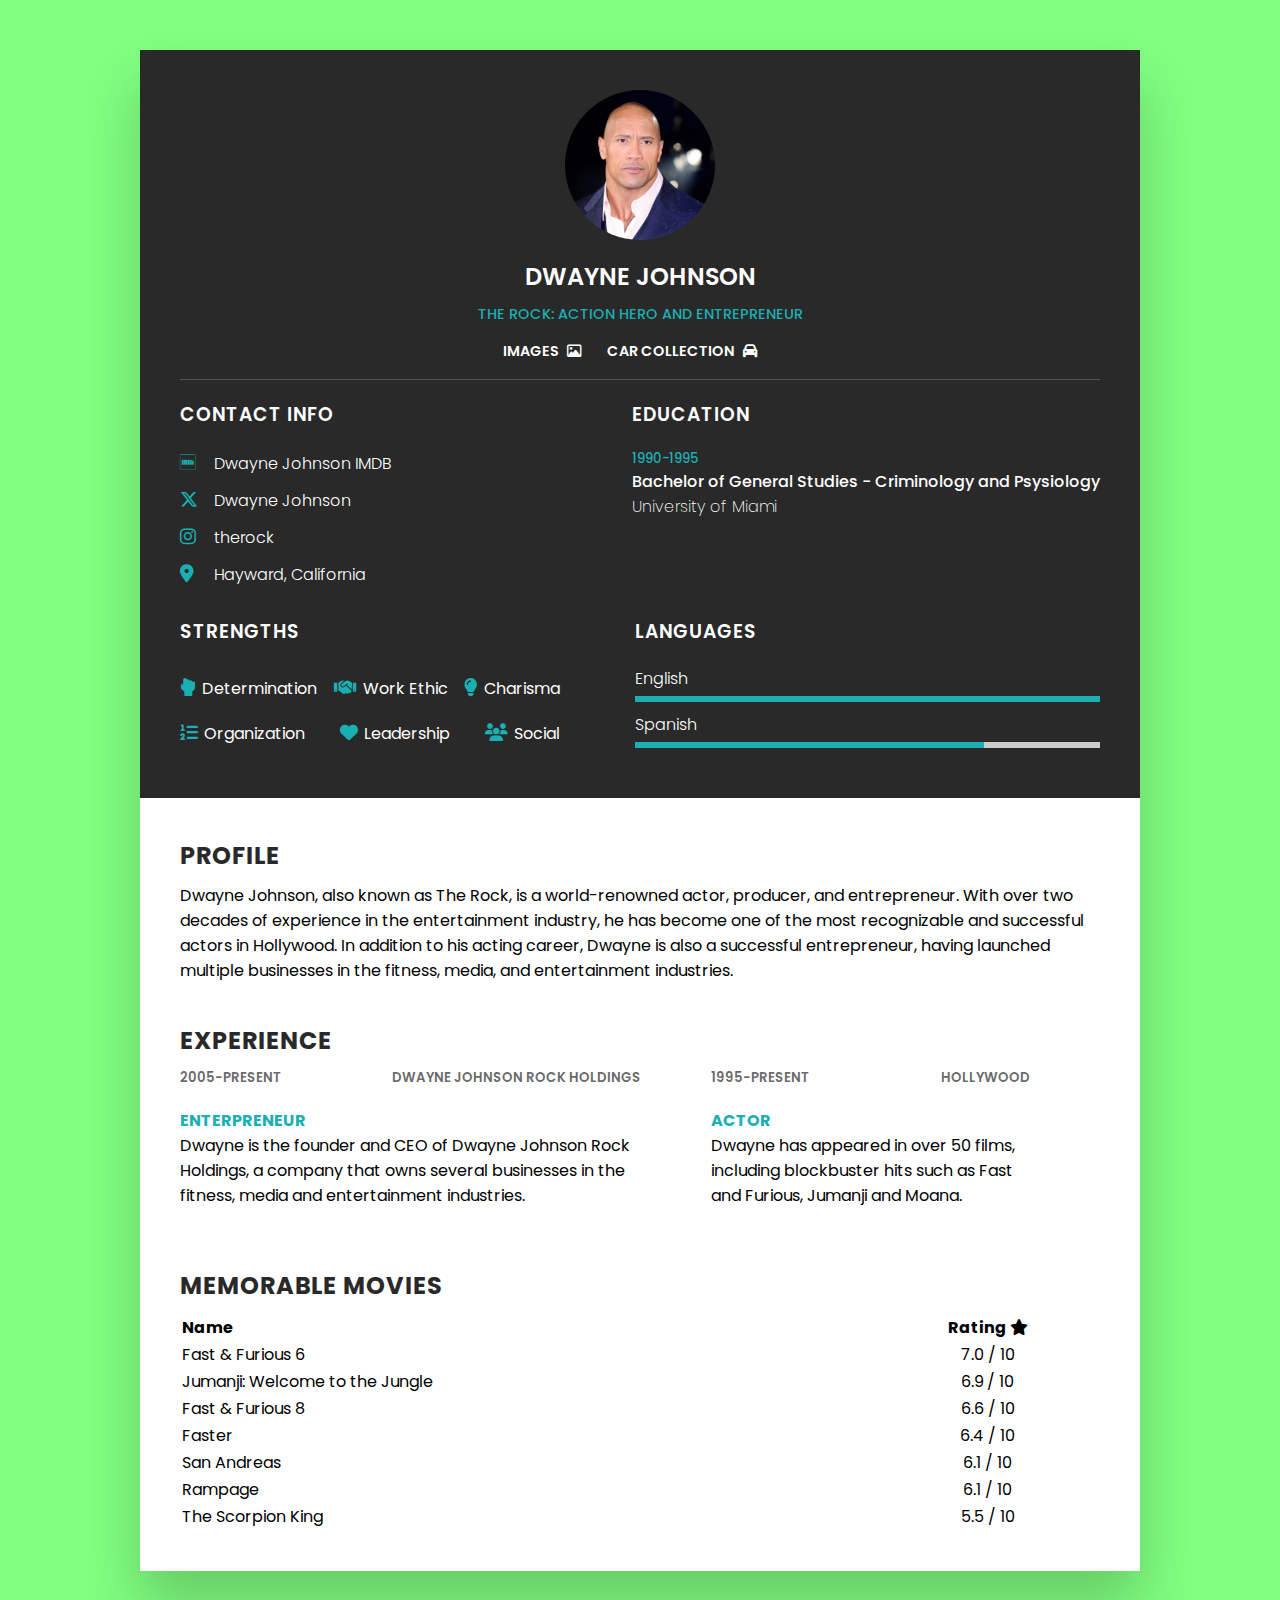
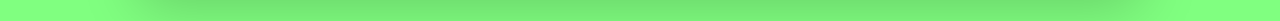
<file: index.html>
<!DOCTYPE html>
<html lang="en">
  <head>
    <meta charset="UTF-8" />
    <meta name="viewport" content="width=device-width, initial-scale=1.0" />
    <title>Dwayne Johnson CV</title>
    <link rel="stylesheet" href="style.css" />
    <link rel="stylesheet" href="responsive.css" />
  </head>
  <body>
    <div class="container">
      <section class="up-part">
        <div class="profileText">
          <div class="img">
            <img src="dwayne-johnson.jpg" />
          </div>
          <h2>
            Dwayne Johnson<br /><span
              >The Rock: Action Hero and Entrepreneur</span
            ><br />
            <a href="images.html" target="_blank" class="link"
              >Images <i class="fa-regular fa-image"></i
            ></a>
            <a href="cars.html" target="_blank" class="link"
              >Car Collection <i class="fa-solid fa-car"></i
            ></a>
          </h2>
        </div>
        <section class="about_me">
          <div class="contactInfo">
            <h3 class="title">Contact Info</h3>
            <ul>
              <li>
                <span class="icon"><i class="fa-brands fa-imdb"></i></span>
                <span class="text"
                  ><a
                    class="text"
                    href="https://www.imdb.com/name/nm0425005/"
                    target="_blank"
                    >Dwayne Johnson IMDB</a
                  >
                </span>
              </li>
              <li>
                <span class="icon"><i class="fa-brands fa-x-twitter"></i></span>
                <span class="text"
                  ><a
                    class="text"
                    href="https://twitter.com/therock?lang=bg"
                    target="_blank"
                    >Dwayne Johnson</a
                  ></span
                >
              </li>
              <li>
                <span class="icon"><i class="fa-brands fa-instagram"></i></span>
                <span class="text"
                  ><a
                    class="text"
                    href="https://www.instagram.com/therock/"
                    target="_blank"
                    >therock</a
                  ></span
                >
              </li>
              <li>
                <span class="icon"
                  ><i class="fa-solid fa-location-dot"></i
                ></span>
                <span class="text">Hayward, California</span>
              </li>
            </ul>
          </div>
          <div class="contactInfo education">
            <h3 class="title">Education</h3>
            <ul>
              <li>
                <h5>1990-1995</h5>
                <h4>
                  Bachelor of General Studies - Criminology and Psysiology
                </h4>
                <h4>University of Miami</h4>
              </li>
            </ul>
          </div>
          <div class="contactInfo strengths">
            <h3 class="title">Strengths</h3>
            <ul>
              <li>
                <i class="fa fa-solid fa-hand-back-fist"></i>
                Determination
              </li>
              <li><i class="fa fa-solid fa-handshake"></i> Work Ethic</li>
              <li><i class="fa fa-solid fa-lightbulb"></i> Charisma</li>
              <li>
                <i class="fa fa-list-ol" aria-hidden="true"></i> Organization
              </li>
              <li><i class="fa fa-heart" aria-hidden="true"></i> Leadership</li>

              <li><i class="fa fa-users" aria-hidden="true"></i> Social</li>
            </ul>
          </div>
          <div class="contactInfo languages">
            <h3 class="title">Languages</h3>
            <ul>
              <li>
                <span class="text">English</span>
                <span class="percent"><div style="width: 100%"></div></span>
              </li>
              <li>
                <span class="text">Spanish</span>
                <span class="percent"><div style="width: 75%"></div></span>
              </li>
            </ul>
          </div>
        </section>
      </section>
      <section class="down-part">
        <div class="about profile">
          <h2 class="title2">Profile</h2>
          <p>
            Dwayne Johnson, also known as The Rock, is a world-renowned actor,
            producer, and entrepreneur. With over two decades of experience in
            the entertainment industry, he has become one of the most
            recognizable and successful actors in Hollywood. In addition to his
            acting career, Dwayne is also a successful entrepreneur, having
            launched multiple businesses in the fitness, media, and
            entertainment industries.
          </p>
        </div>
        <section class="about">
          <h2 class="title2">Experience</h2>
          <div class="experience">
            <div class="box">
              <div class="year_company">
                <h5>2005-Present</h5>
                <h5>Dwayne Johnson Rock Holdings</h5>
              </div>
              <div class="text">
                <h4>Enterpreneur</h4>
                <p>
                  Dwayne is the founder and CEO of Dwayne Johnson Rock Holdings,
                  a company that owns several businesses in the fitness, media
                  and entertainment industries.
                </p>
              </div>
            </div>

            <div class="box">
              <div class="year_company">
                <h5>1995-Present</h5>
                <h5>Hollywood</h5>
              </div>
              <div class="text">
                <h4>Actor</h4>
                <p>
                  Dwayne has appeared in over 50 films, including blockbuster
                  hits such as Fast and Furious, Jumanji and Moana.
                </p>
              </div>
            </div>
          </div>
        </section>
        <section class="about movies">
          <h2 class="title2">Memorable Movies</h2>
          <table>
            <tr>
              <th>Name</th>
              <th>Rating <i class="fa fa-star" aria-hidden="true"></i></th>
            </tr>
            <tr>
              <td>
                <a
                  class="text"
                  href="https://www.imdb.com/title/tt1905041/"
                  target="_blank"
                  >Fast & Furious 6</a
                >
              </td>
              <td>7.0 / 10</td>
            </tr>
            <tr>
              <td>
                <a
                  class="text"
                  href="https://www.imdb.com/title/tt2283362/"
                  target="_blank"
                  >Jumanji: Welcome to the Jungle</a
                >
              </td>
              <td>6.9 / 10</td>
            </tr>
            <tr>
              <td>
                <a
                  class="text"
                  href="https://www.imdb.com/title/tt4630562/"
                  target="_blank"
                  >Fast & Furious 8</a
                >
              </td>
              <td>6.6 / 10</td>
            </tr>
            <tr>
              <td>
                <a
                  class="text"
                  href="https://www.imdb.com/title/tt1433108/"
                  target="_blank"
                  >Faster</a
                >
              </td>
              <td>6.4 / 10</td>
            </tr>
            <tr>
              <td>
                <a
                  class="text"
                  href="https://www.imdb.com/title/tt2126355/"
                  target="_blank"
                  >San Andreas</a
                >
              </td>
              <td>6.1 / 10</td>
            </tr>
            <tr>
              <td>
                <a
                  class="text"
                  href="https://www.imdb.com/title/tt2231461/"
                  target="_blank"
                  >Rampage</a
                >
              </td>
              <td>6.1 / 10</td>
            </tr>
            <tr>
              <td>
                <a
                  class="text"
                  href="https://www.imdb.com/title/tt0277296/"
                  target="_blank"
                  >The Scorpion King</a
                >
              </td>
              <td>5.5 / 10</td>
            </tr>
          </table>
        </section>
      </section>
    </div>
    <script src="script.js"></script>
  </body>
</html>
</file>
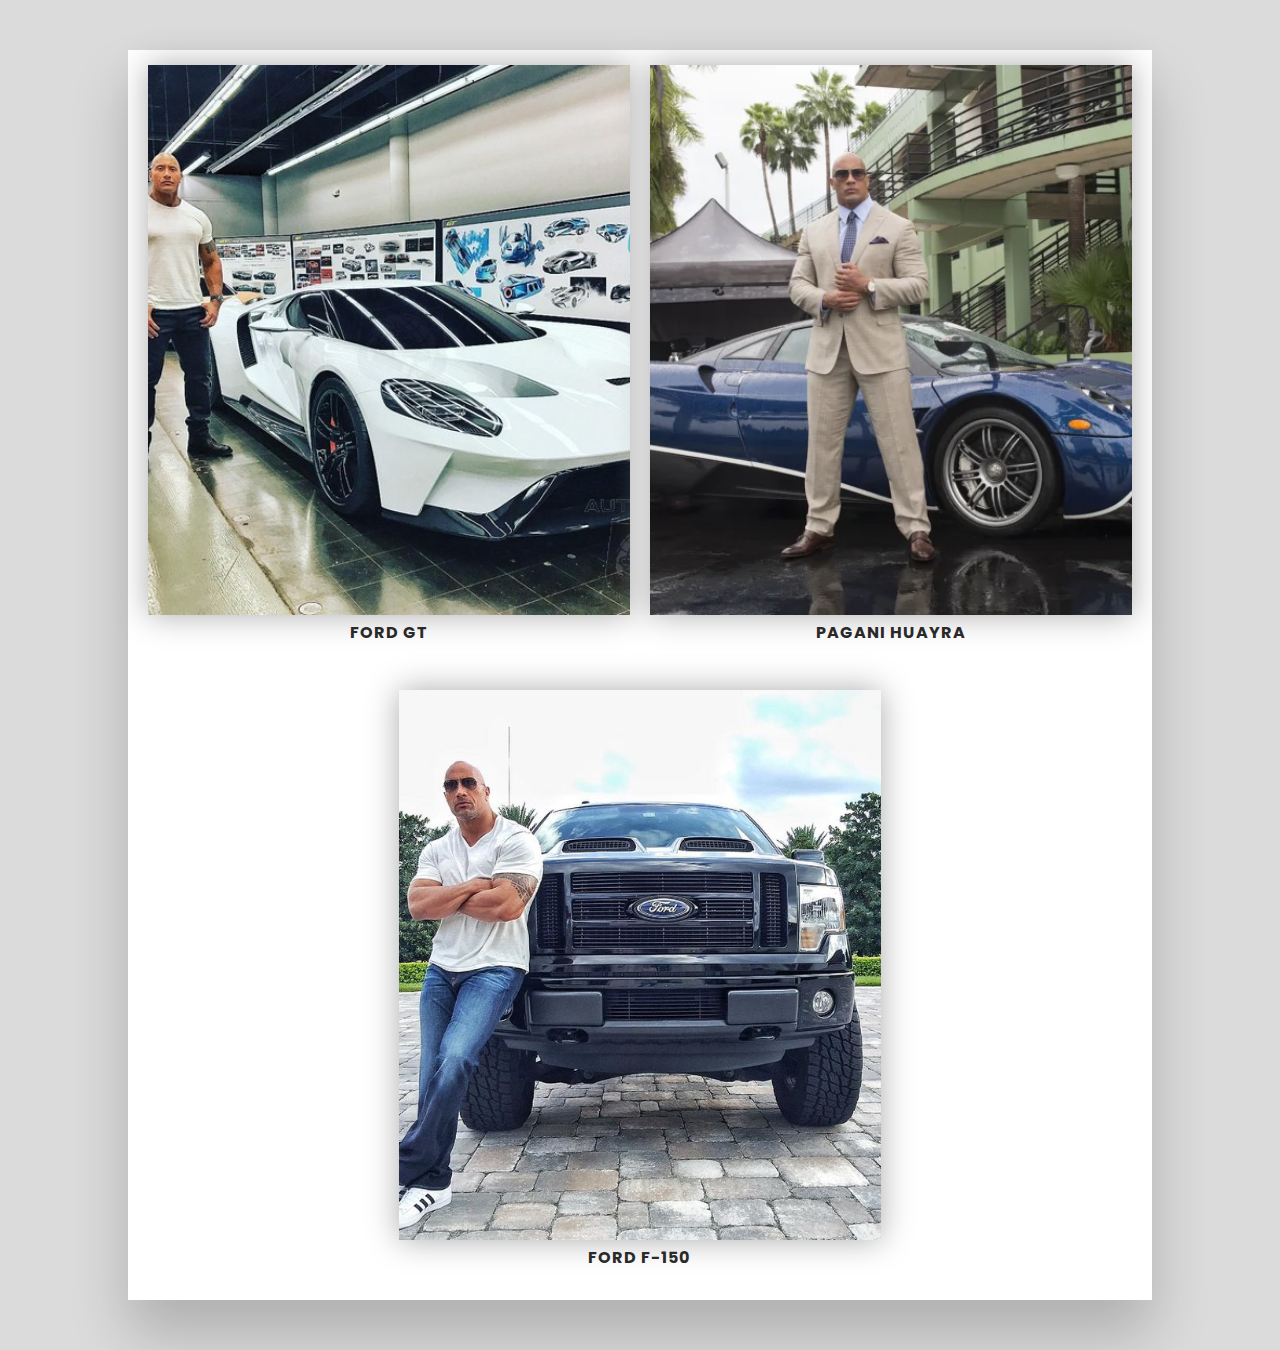
<file: cars.html>
<!DOCTYPE html>
<html lang="en">
  <head>
    <meta charset="UTF-8" />
    <meta name="viewport" content="width=device-width, initial-scale=1.0" />
    <title>Car Collection</title>
    <link rel="stylesheet" href="style.css" />
    <link rel="stylesheet" href="responsive.css" />
  </head>
  <body>
    <div class="container images">
      <div class="image-container">
        <img src="./images/image1-car.png" alt="Ford GT" />
        <p class="image-name title2">Ford GT</p>
      </div>
      <div class="image-container">
        <img src="./images/image2-car.png" alt="Pagani Huayra" />
        <p class="image-name title2">Pagani Huayra</p>
      </div>
      <div class="image-container">
        <img src="./images/image3-car.png" alt="Ford F-150" />
        <p class="image-name title2">Ford F-150</p>
      </div>
    </div>
  </body>
</html>
</file>
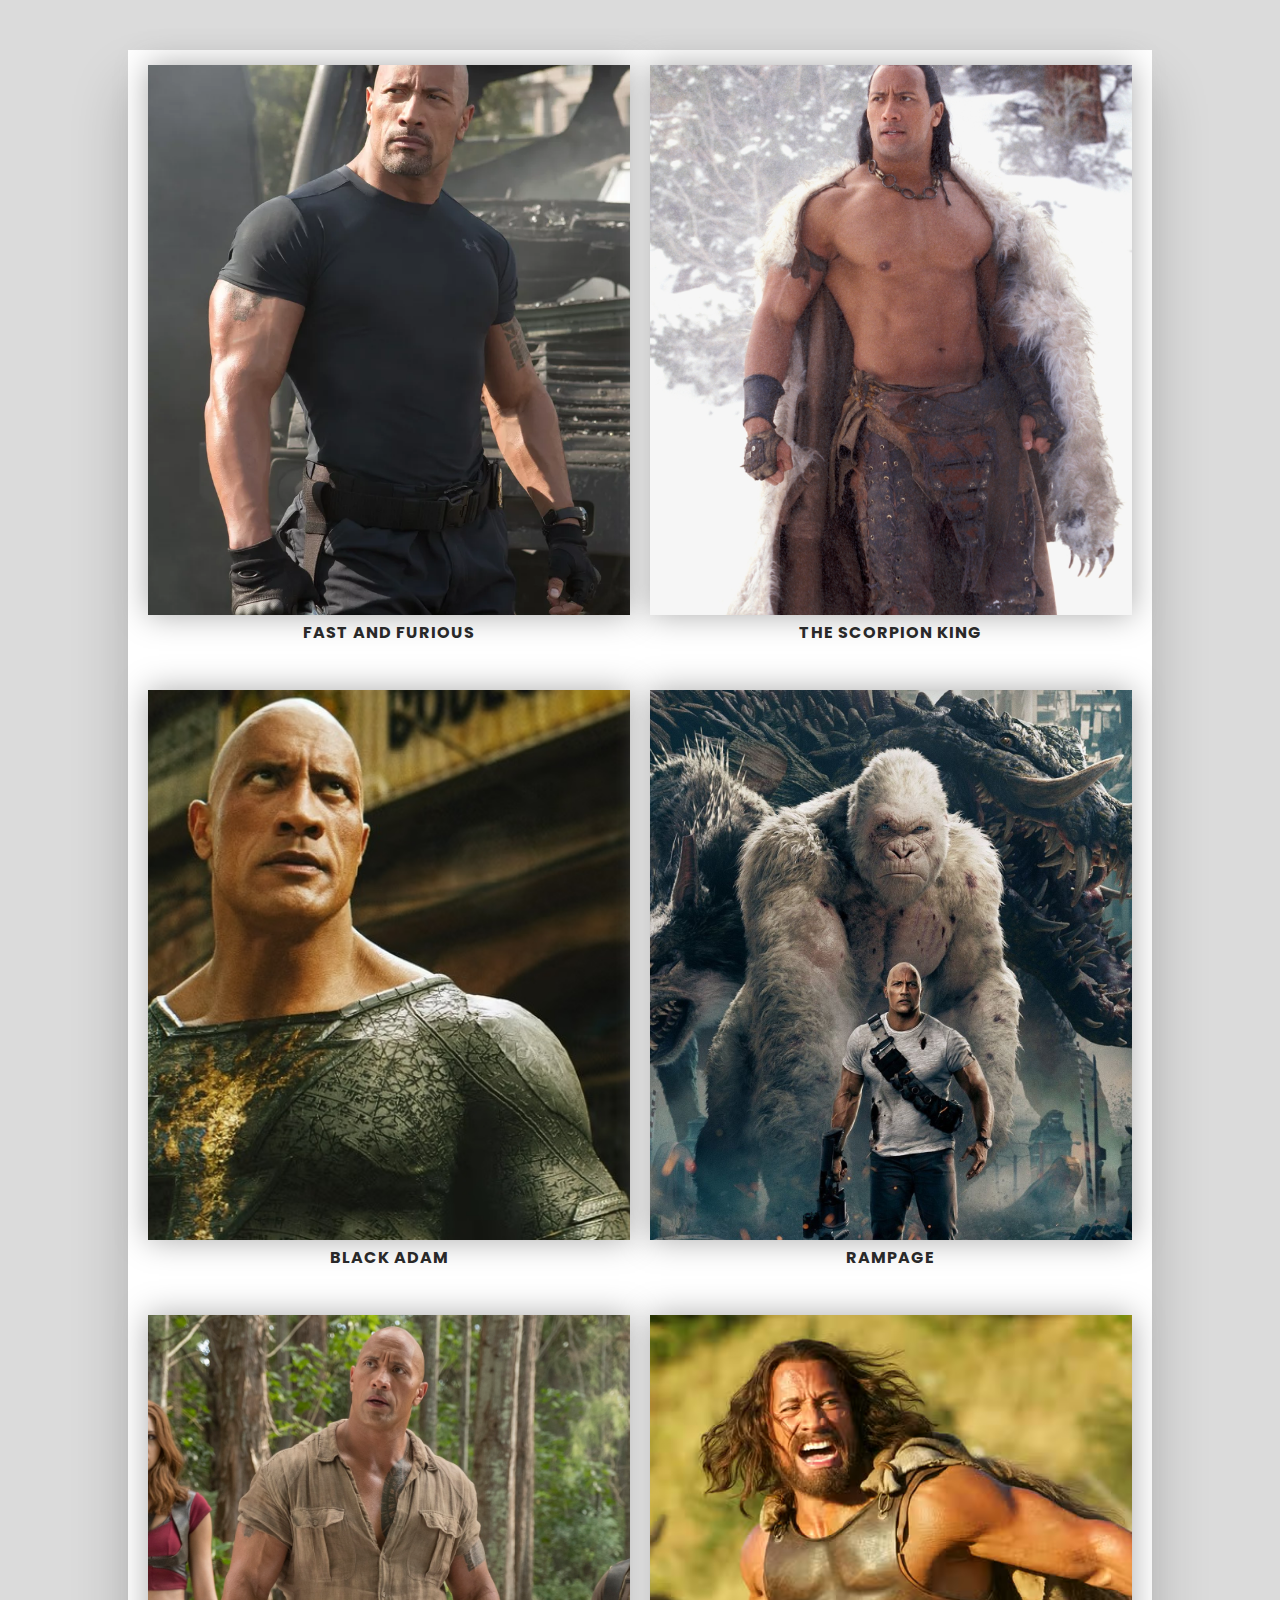
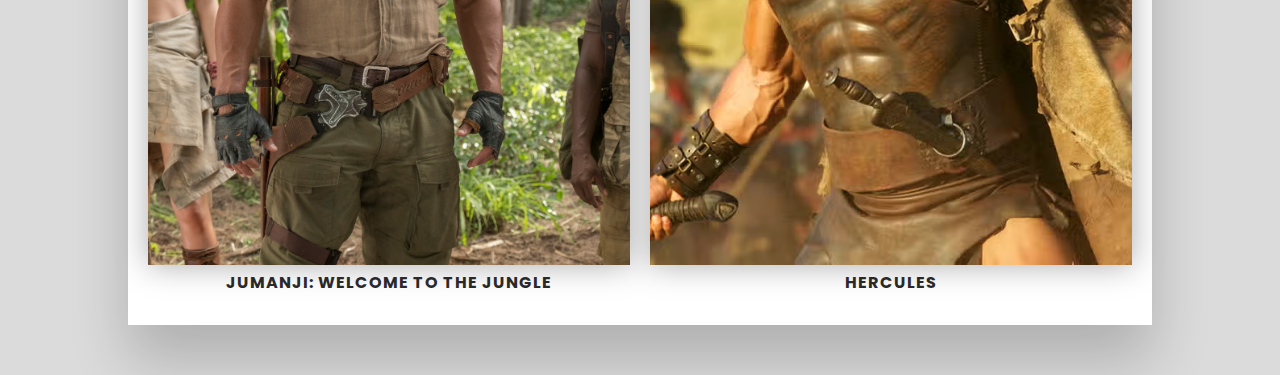
<file: images.html>
<!DOCTYPE html>
<html lang="en">
  <head>
    <meta charset="UTF-8" />
    <meta name="viewport" content="width=device-width, initial-scale=1.0" />
    <title>Images</title>
    <link rel="stylesheet" href="style.css" />
    <link rel="stylesheet" href="responsive.css" />
  </head>
  <body>
    <div class="container images">
      <div class="image-container">
        <img src="./images/image1.png" alt="Fast and Furious" />
        <p class="image-name title2">Fast and Furious</p>
      </div>
      <div class="image-container">
        <img src="./images/image6.png" alt="The Scorpion King" />
        <p class="image-name title2">The Scorpion King</p>
      </div>
      <div class="image-container">
        <img src="./images/image3.png" alt="Black Adam" />
        <p class="image-name title2">Black Adam</p>
      </div>
      <div class="image-container">
        <img src="./images/image4.png" alt="Rampage" />
        <p class="image-name title2">Rampage</p>
      </div>
      <div class="image-container">
        <img src="./images/image5.png" alt="Jumanji: Welcome to the Jungle" />
        <p class="image-name title2">Jumanji: Welcome to the Jungle</p>
      </div>
      <div class="image-container">
        <img src="./images/image2.png" alt="Hercules" />
        <p class="image-name title2">Hercules</p>
      </div>
    </div>
  </body>
</html>
</file>
<file: responsive.css>
/* @media (max-width: 1230px) {
  .container {
    width: 90%;
    margin: 0 auto;
  }
  .image-container {
    flex-basis: calc(48% - 10px); 
    margin-bottom: 20px; 
  } 
} */

.container.images {
  display: flex;
  flex-wrap: wrap;
  justify-content: space-evenly;
  align-items: baseline;
}

.image-container {
  flex-basis: calc(48% - 10px);
  margin-bottom: 20px;
}

.image-container img {
  display: block;
  width: 100%;
  height: 550px;
  object-fit: cover;
  margin-top: 15px;
  box-shadow: 0px 0px 30px rgb(170, 170, 170);
}

.image-name {
  text-align: center;
  margin-top: 5px;
  font-weight: 700; /* Adjust spacing between image and name */
}

/* .images {
  max-width: 1536px;
  margin-left: auto;
  margin-right: auto;
  padding-left: 0.5rem;
  padding-right: 0.5rem;
} */

/* @media (max-width: 1536px) {
  .images {
    max-width: 1280px;
  }
  .image-container {
    max-width: 100%;
  }
} */
@media (max-width: 1280px) {
  .images {
    max-width: 1024px;
  }
  .image-container {
    max-width: 100%;
  }
}
@media (max-width: 1024px) {
  .images {
    max-width: 768px;
  }
  .image-container {
    max-width: 100%;
  }
}
@media (max-width: 768px) {
  .images {
    max-width: 640px;
  }
  .image-container {
    width: 100%;
  }
}
/* @media (max-width: 642px) {
  .images {
    max-width: 475px;
  }
  .image-container {
    width: 100%;
  }
} */
@media (max-width: 641px) {
  .images {
    width: 100%;
  }

  .container.images {
    display: flex;
    flex-direction: column;
  }

  .image-container {
    width: 100%;
  }

  .image-container img {
    padding-left: 10px;
    padding-right: 10px;
  }
}

/* ------------------------------------------------------------------------------------------------ */
@media (max-width: 1000px) {
  .container {
    margin: 10px;
    grid-template-columns: repeat(1, 1fr);
  }

  .strengths ul {
    grid-template-columns: repeat(2, 1fr);
  }
}

@media (max-width: 600px) {
  .about .box {
    flex-direction: column;
  }

  .about .box .year_company {
    min-width: 150px;
    margin-bottom: 42px;
  }

  h5:first-child {
    padding-right: 10px;
  }

  .strengths ul {
    grid-template-columns: repeat(1, 1fr);
  }

  .skills .box {
    grid-template-columns: repeat(1, 1fr);
  }
}

@media (max-width: 505px), (max-width: 535px) {
  .about .box .year_company {
    margin-bottom: 42px;
  }

  h5:first-child {
    padding-right: 10px;
  }
}

@media (max-width: 434px), (max-width: 465px), (max-width: 495px) {
  .about .box .year_company {
    margin-bottom: 42px;
  }

  h5:first-child {
    padding-right: 10px;
  }

  .fa-star {
    display: none;
  }
}

/* .images {
  width: 100%;
  margin-left: auto;
  margin-right: auto;
  padding-left: 0.5rem;
  padding-right: 0.5rem;
} */
/* 
@media (min-width: 475px) {
  .images {
    max-width: 475px;
  }
}

@media (min-width: 640px) {
  .images {
    max-width: 640px;
  }
}

@media (min-width: 768px) {
  .images {
    max-width: 768px;
  }
}

@media (min-width: 1024px) {
  .images {
    max-width: 1024px;
  }
}

@media (min-width: 1280px) {
  .images {
    max-width: 1280px;
  }
}

@media (min-width: 1536px) {
  .images {
    max-width: 1536px;
  }
} */
</file>
<file: style.css>
@import url("https://fonts.googleapis.com/css2?family=Poppins:wght@100;200;300;400;500;600;800;900&display=swap");
@import url("https://cdnjs.cloudflare.com/ajax/libs/font-awesome/6.5.1/css/all.min.css");
* {
  margin: 0;
  padding: 0;
  box-sizing: border-box;
  font-family: "Poppins", sans-serif;
}

body {
  background: rgb(219, 219, 219);
  display: flex;
  justify-content: center;
  align-items: center;
  min-height: 100vh;
}

.container {
  position: relative;
  width: 100%;
  max-width: 1000px;
  min-height: 1000px;
  margin: 50px;
  background: #fff;
  box-shadow: 0px 35px 55px rgba(0, 0, 0, 0.2);
}

.container .up-part {
  position: relative;
  background: rgb(41 41 41);
  padding: 40px;
}

.profileText {
  position: relative;
  display: flex;
  flex-direction: column;
  align-items: center;
  padding-bottom: 10px;
  border-bottom: 1px solid rgba(255, 255, 255, 0.2);
}

.profileText .img {
  position: relative;
  width: 150px;
  height: 150px;
  border-radius: 50%;
  overflow: hidden;
}

.profileText .img img {
  position: absolute;
  top: 0;
  left: 0;
  width: 100%;
  height: 100%;
  object-fit: cover;
}

.profileText h2 {
  color: #fff;
  font-size: 1.5em;
  margin-top: 20px;
  text-transform: uppercase;
  text-align: center;
  font-weight: 600;
  line-height: 1.4em;
}

.profileText h2 span {
  font-size: 0.6em;
  font-weight: 500;
  color: #1ab0b3;
}

.contactInfo {
  padding-top: 20px;
}

.title {
  color: #fff;
  text-transform: uppercase;
  font-weight: 600;
  letter-spacing: 1px;
  margin-bottom: 20px;
}

.link {
  position: relative;
  text-decoration: none;
  font-size: 0.6em;
  color: #fff;
}
h2 a {
  display: inline-block;
  margin-right: 20px;
}
.fa-car,
.fa-image {
  padding-left: 5px;
}

.about_me {
  display: flex;
  flex-wrap: wrap;
  justify-content: space-between;
}

.contactInfo ul {
  position: relative;
}

.contactInfo ul li {
  position: relative;
  list-style: none;
  margin: 10px 0;
  cursor: default;
}

.contactInfo ul li .icon {
  display: inline-block;
  width: 30px;
  font-size: 18px;
  color: #1ab0b3;
}

.contactInfo ul li span {
  color: #fff;
  font-weight: 300;
}

a.text {
  text-decoration: none;
  color: inherit;
  cursor: pointer;
}

.education li {
  margin-bottom: 15px;
}

.education h5 {
  color: #1ab0b3;
  font-weight: 500;
}

.education h4:nth-child(2) {
  color: #fff;
  font-weight: 500;
}

.education h4 {
  color: #fff;
  font-weight: 200;
}

.strengths {
  /* margin-right: 3rem; */
  width: 380px;
}

.strengths ul {
  /* display: grid;
  grid-template-columns: repeat(3, 1fr); */
  display: flex;
  flex-wrap: wrap;
  justify-content: space-between;
}

.strengths ul li {
  list-style: none;
  color: #ffffff;
  margin: 10px 0;
}

.strengths ul li .fa {
  color: #1ab0b3;
  font-size: 18px;
  padding-right: 2px;
}

.languages {
  width: 465px;
}

.languages .percent {
  position: relative;
  width: 100%;
  height: 6px;
  background-color: rgb(204, 204, 204);
  display: block;
  margin-top: 5px;
}

.languages .percent div {
  position: absolute;
  top: 0;
  left: 0;
  height: 100%;
  background-color: #1ab0b3;
}

.container .down-part {
  position: relative;
  background: white;
  padding: 40px;
}

.about {
  margin-bottom: 40px;
}

.about:last-child {
  margin-bottom: 0;
}

.title2 {
  color: rgb(41 41 41);
  text-transform: uppercase;
  letter-spacing: 1px;
  margin-bottom: 10px;
}

p {
  color: black;
}

.bullets {
  color: #333;
  margin-bottom: 10px;
}

/* .experience {
  display: grid;
  grid-template-columns: repeat(2, 1fr);
  margin: 0 auto;
  column-gap: 50px;
} */

.experience {
  display: flex;
  justify-content: space-between;
}

.experience .box {
  height: 100%;
  margin-bottom: 20px;
  margin-right: 70px;
}

.experience .box .year_company {
  height: 40px;
  display: flex;
  justify-content: space-between;
}

.experience .box .year_company h5 {
  text-transform: uppercase;
  color: rgba(71, 72, 75, 0.81);
  font-weight: 600;
}

.experience .box .text h4 {
  text-transform: uppercase;
  color: #1ab0b3;
  font-size: 16px;
}

table {
  width: 100%;
}

th,
td {
  text-align: center;
}
th:first-child {
  text-align: left;
}
td:first-child {
  text-align: left;
}
</file>
